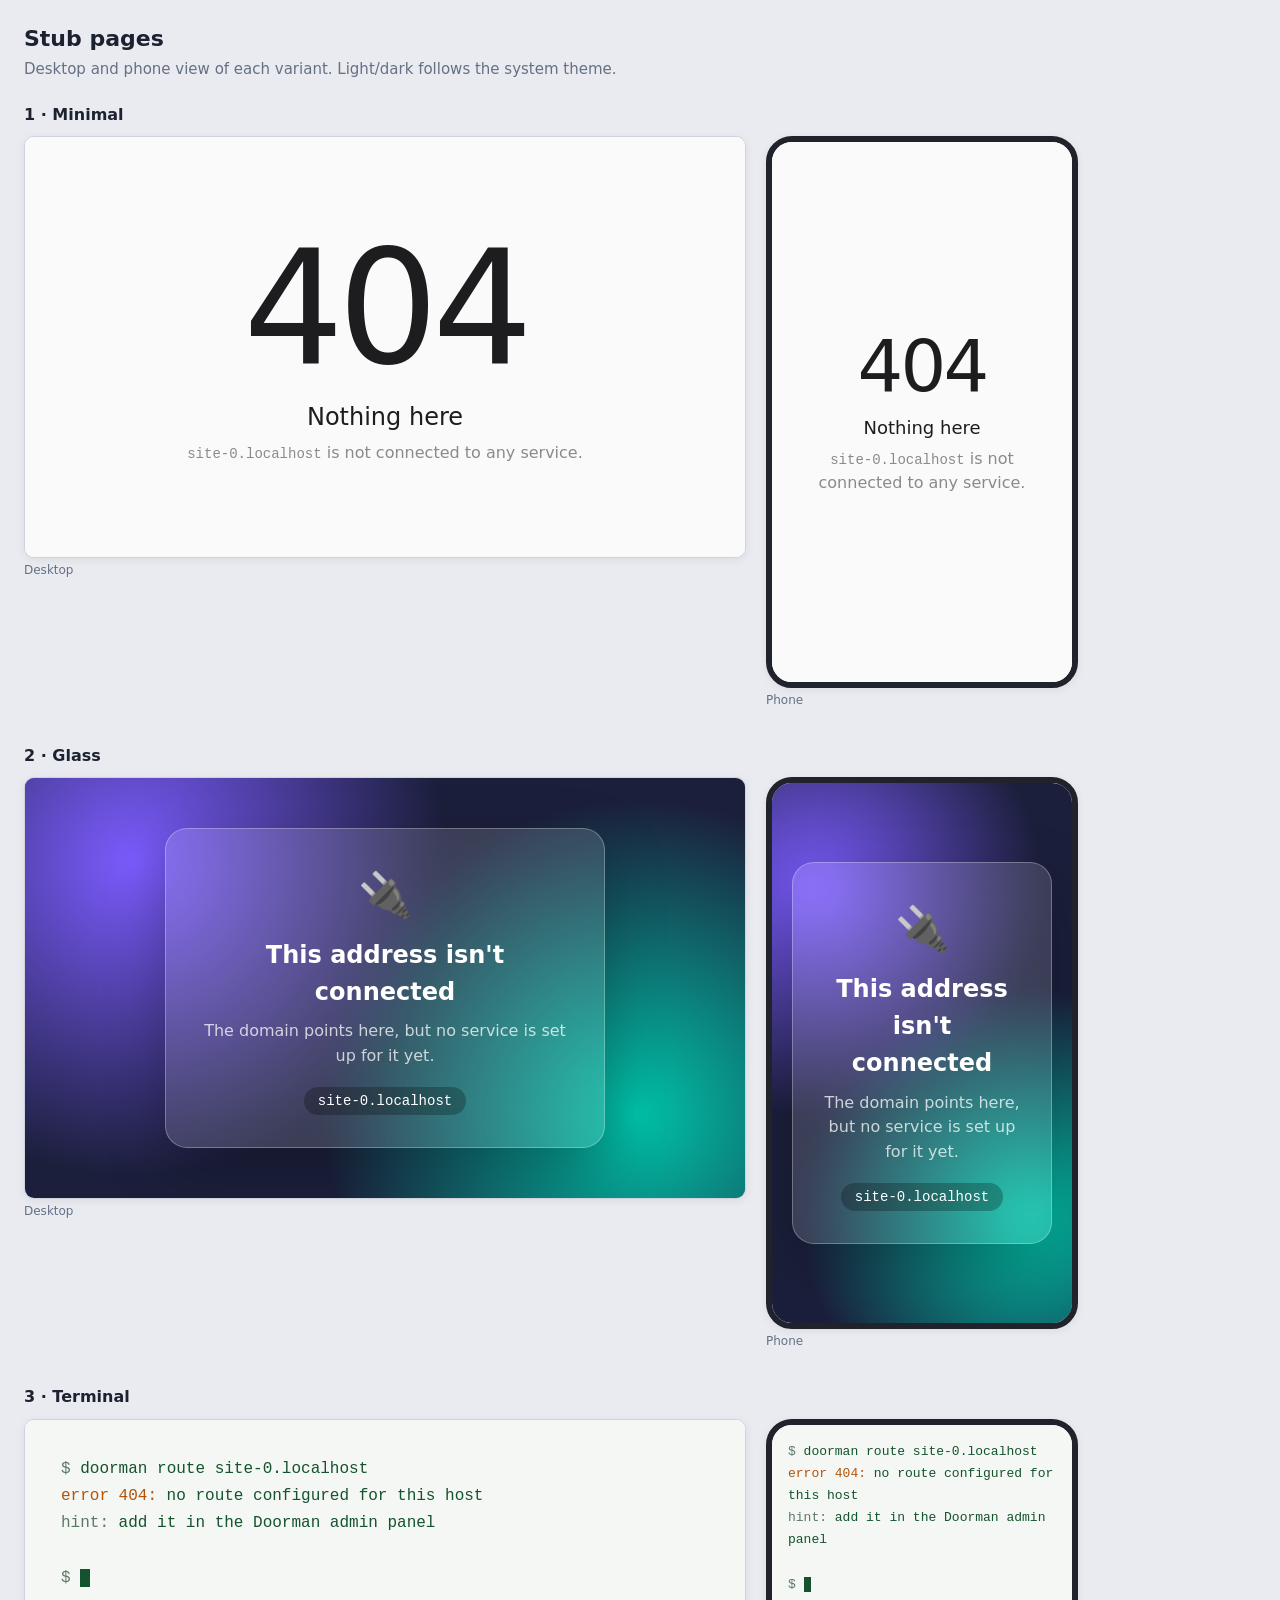
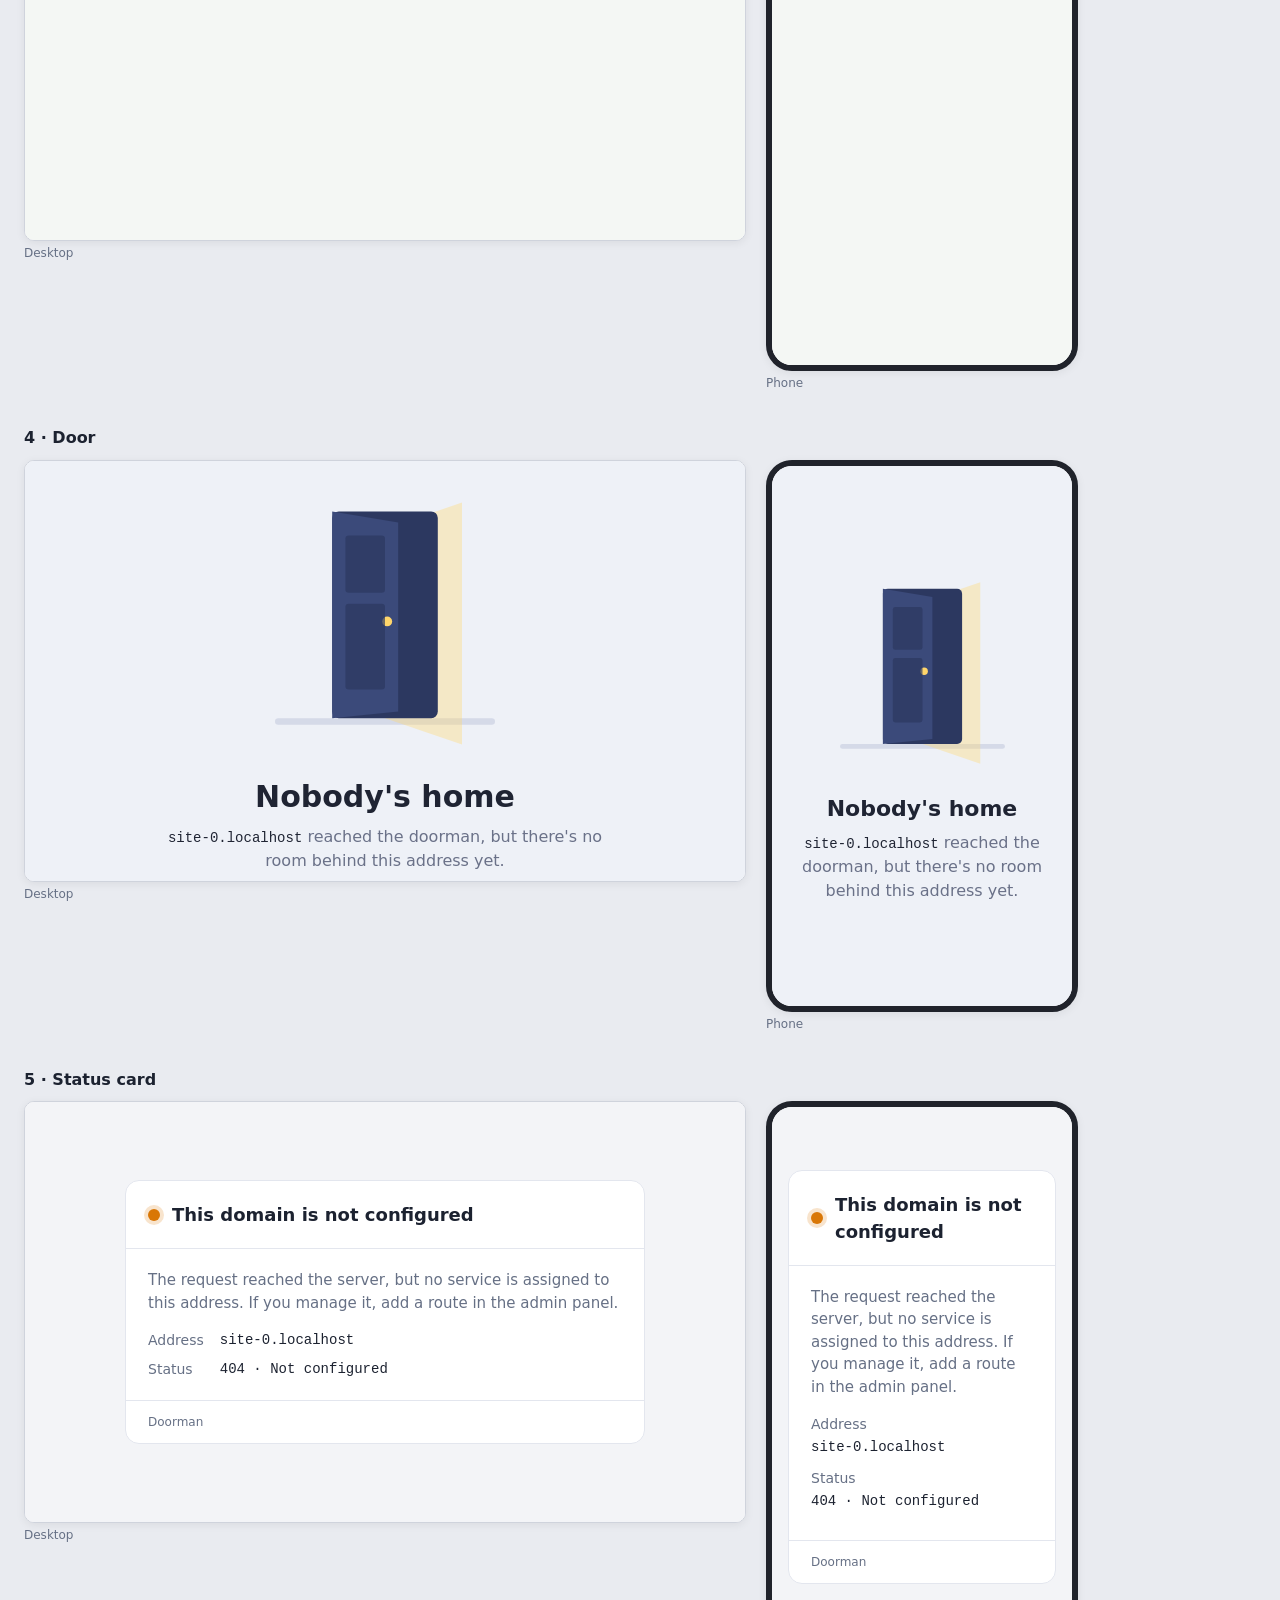
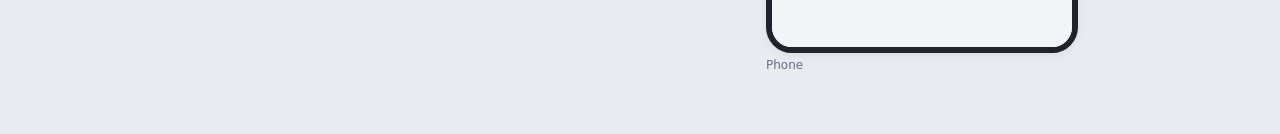
<file: stubs/index.html>
<!doctype html>
<html lang="en">
<head>
<meta charset="utf-8">
<meta name="viewport" content="width=device-width, initial-scale=1">
<title>Stub pages</title>
<style>
  body { margin: 0; padding: 24px; background: #e9ebf0; font: 15px/1.4 system-ui, sans-serif; color: #1c2230; }
  h1 { margin: 0 0 4px; font-size: 22px; } .sub { margin: 0 0 24px; color: #667085; }
  .item { margin-bottom: 36px; }
  .item h2 { margin: 0 0 10px; font-size: 16px; }
  .row { display: flex; gap: 20px; align-items: flex-start; flex-wrap: wrap; }
  .frame { background: #fff; border: 1px solid #cfd3dc; border-radius: 10px; overflow: hidden; box-shadow: 0 2px 10px #0001; }
  .desktop iframe { width: 720px; height: 420px; border: 0; display: block; }
  .phone { border-radius: 26px; border-width: 6px; border-color: #20232b; }
  .phone iframe { width: 300px; height: 540px; border: 0; display: block; }
  .tag { font-size: 12px; color: #667085; margin: 4px 0 0; }
</style>
</head>
<body>
  <h1>Stub pages</h1>
  <p class="sub">Desktop and phone view of each variant. Light/dark follows the system theme.</p>
  <div class="item"><h2>1 · Minimal</h2><div class="row">
    <div><div class="frame desktop"><iframe src="1-minimal.html"></iframe></div><p class="tag">Desktop</p></div>
    <div><div class="frame phone"><iframe src="1-minimal.html"></iframe></div><p class="tag">Phone</p></div></div></div>
  <div class="item"><h2>2 · Glass</h2><div class="row">
    <div><div class="frame desktop"><iframe src="2-glass.html"></iframe></div><p class="tag">Desktop</p></div>
    <div><div class="frame phone"><iframe src="2-glass.html"></iframe></div><p class="tag">Phone</p></div></div></div>
  <div class="item"><h2>3 · Terminal</h2><div class="row">
    <div><div class="frame desktop"><iframe src="3-terminal.html"></iframe></div><p class="tag">Desktop</p></div>
    <div><div class="frame phone"><iframe src="3-terminal.html"></iframe></div><p class="tag">Phone</p></div></div></div>
  <div class="item"><h2>4 · Door</h2><div class="row">
    <div><div class="frame desktop"><iframe src="4-door.html"></iframe></div><p class="tag">Desktop</p></div>
    <div><div class="frame phone"><iframe src="4-door.html"></iframe></div><p class="tag">Phone</p></div></div></div>
  <div class="item"><h2>5 · Status card</h2><div class="row">
    <div><div class="frame desktop"><iframe src="5-status.html"></iframe></div><p class="tag">Desktop</p></div>
    <div><div class="frame phone"><iframe src="5-status.html"></iframe></div><p class="tag">Phone</p></div></div></div>
</body>
</html>
</file>
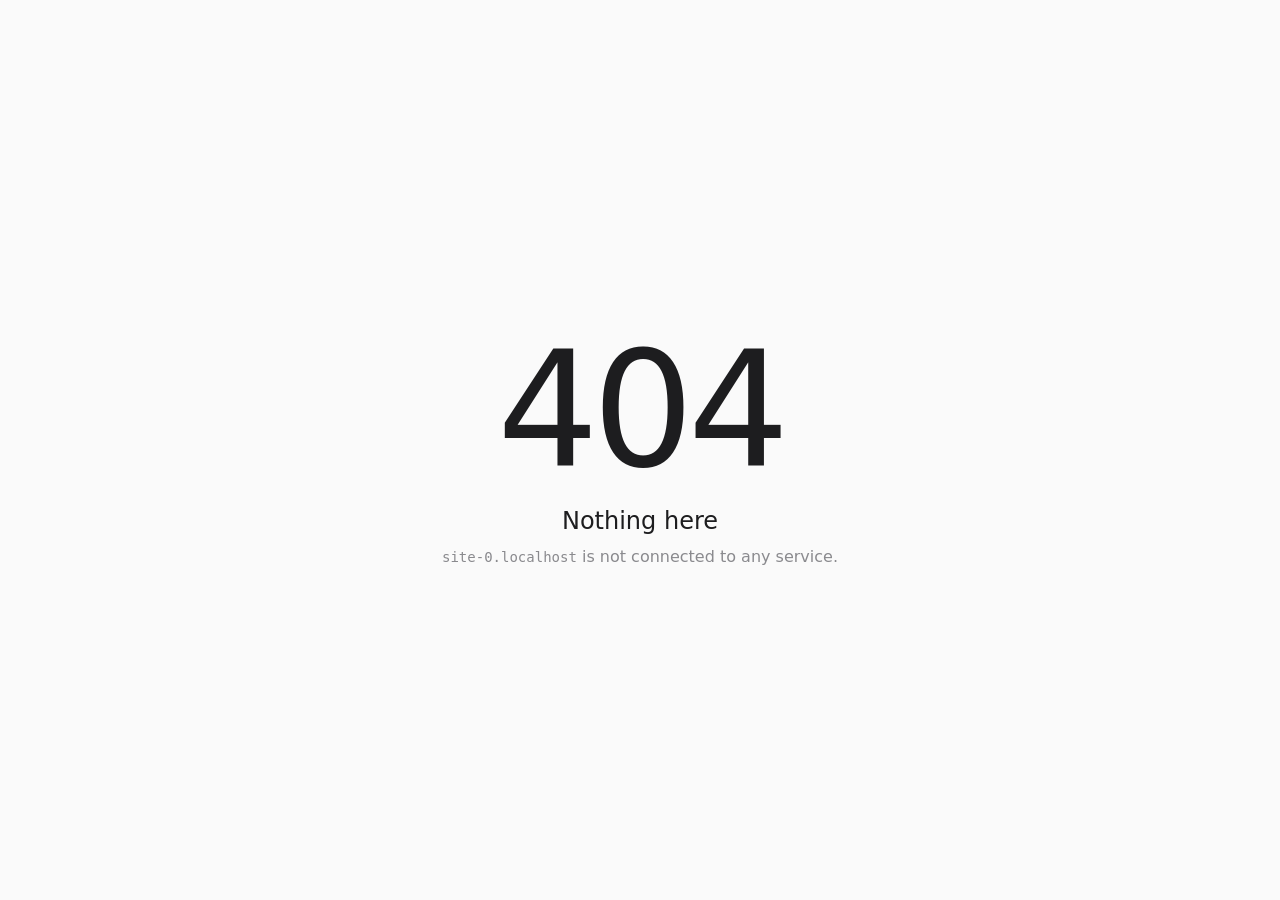
<file: stubs/1-minimal.html>
<!doctype html>
<html lang="en">
<head>
<meta charset="utf-8">
<meta name="viewport" content="width=device-width, initial-scale=1">
<meta name="robots" content="noindex">
<title>Nothing here</title>
<style>
  :root { --bg: #fafafa; --fg: #1d1d1f; --muted: #8a8a8e; }
  @media (prefers-color-scheme: dark) { :root { --bg: #111113; --fg: #f2f2f4; --muted: #6f6f76; } }
  * { box-sizing: border-box; }
  body { margin: 0; min-height: 100vh; display: grid; place-items: center; padding: 24px;
    background: var(--bg); color: var(--fg); font: 16px/1.5 system-ui, -apple-system, "Segoe UI", sans-serif; text-align: center; }
  .code { font-size: clamp(72px, 22vw, 160px); font-weight: 200; letter-spacing: -.04em; line-height: 1; }
  h1 { margin: 12px 0 6px; font-size: clamp(18px, 4vw, 24px); font-weight: 500; }
  p { margin: 0; color: var(--muted); }
  code { font: 14px ui-monospace, Menlo, Consolas, monospace; word-break: break-all; }
</style>
</head>
<body>
  <main>
    <div class="code">404</div>
    <h1>Nothing here</h1>
    <p><code id="host"></code> is not connected to any service.</p>
  </main>
  <script>document.getElementById('host').textContent = location.hostname;</script>
</body>
</html>
</file>
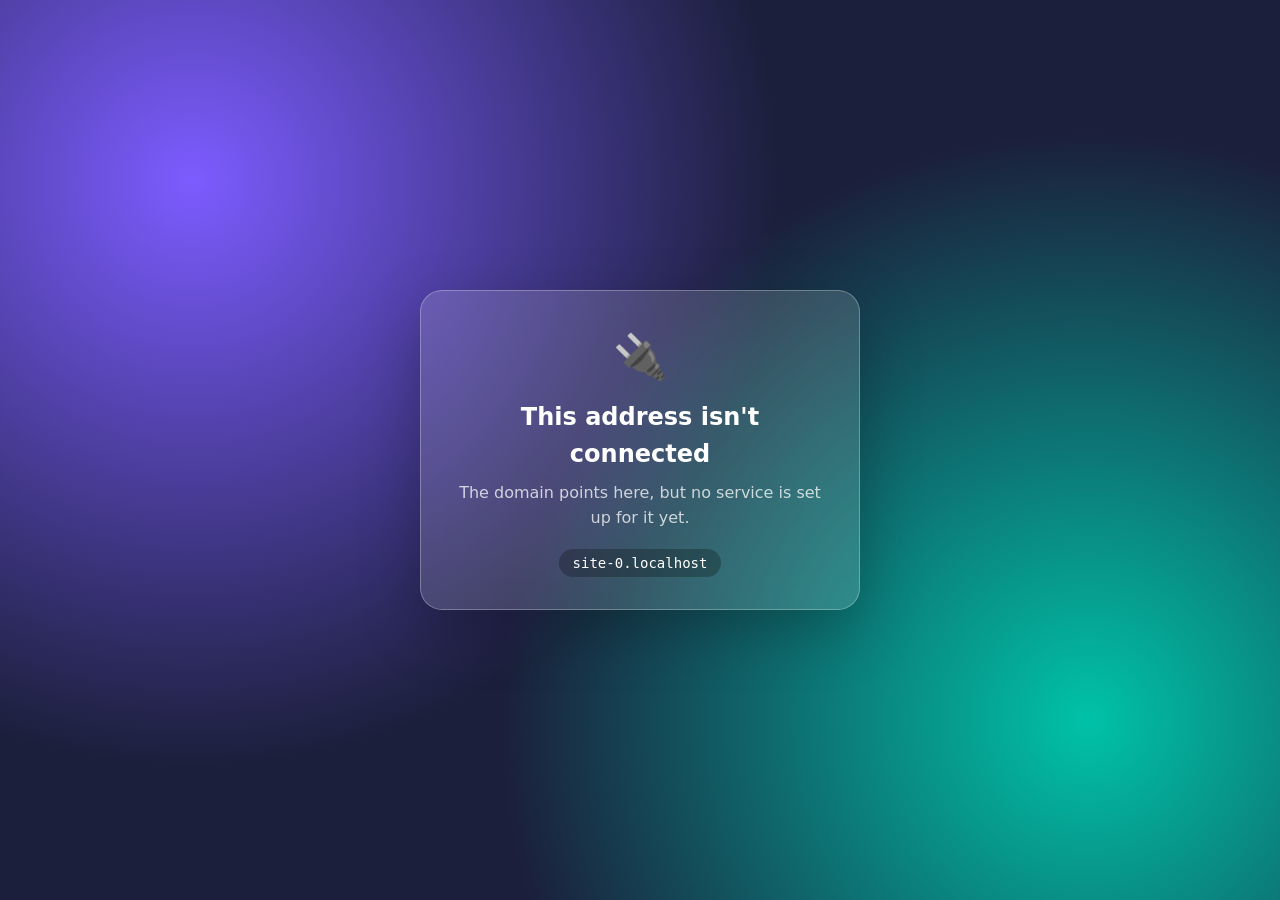
<file: stubs/2-glass.html>
<!doctype html>
<html lang="en">
<head>
<meta charset="utf-8">
<meta name="viewport" content="width=device-width, initial-scale=1">
<meta name="robots" content="noindex">
<title>Address not connected</title>
<style>
  :root { --card: rgba(255,255,255,.14); --line: rgba(255,255,255,.28); --fg: #fff; --muted: rgba(255,255,255,.75); }
  * { box-sizing: border-box; }
  body { margin: 0; min-height: 100vh; display: grid; place-items: center; padding: 20px; color: var(--fg);
    font: 16px/1.55 system-ui, -apple-system, "Segoe UI", sans-serif;
    background: radial-gradient(circle at 15% 20%, #7c5cff 0, transparent 45%),
                radial-gradient(circle at 85% 80%, #00c2a8 0, transparent 45%), #1b1f3b; }
  .card { width: min(440px, 100%); padding: 32px 28px; border-radius: 22px; text-align: center;
    background: var(--card); border: 1px solid var(--line); backdrop-filter: blur(14px); -webkit-backdrop-filter: blur(14px);
    box-shadow: 0 20px 60px rgba(0,0,0,.25); }
  .icon { font-size: 44px; margin-bottom: 8px; }
  h1 { margin: 0 0 8px; font-size: 24px; }
  p { margin: 0; color: var(--muted); }
  .host { display: inline-block; margin-top: 18px; padding: 6px 14px; border-radius: 999px; background: rgba(0,0,0,.25);
    font: 14px ui-monospace, Menlo, Consolas, monospace; max-width: 100%; overflow-wrap: anywhere; }
</style>
</head>
<body>
  <div class="card">
    <div class="icon">🔌</div>
    <h1>This address isn't connected</h1>
    <p>The domain points here, but no service is set up for it yet.</p>
    <span class="host" id="host"></span>
  </div>
  <script>document.getElementById('host').textContent = location.hostname;</script>
</body>
</html>
</file>
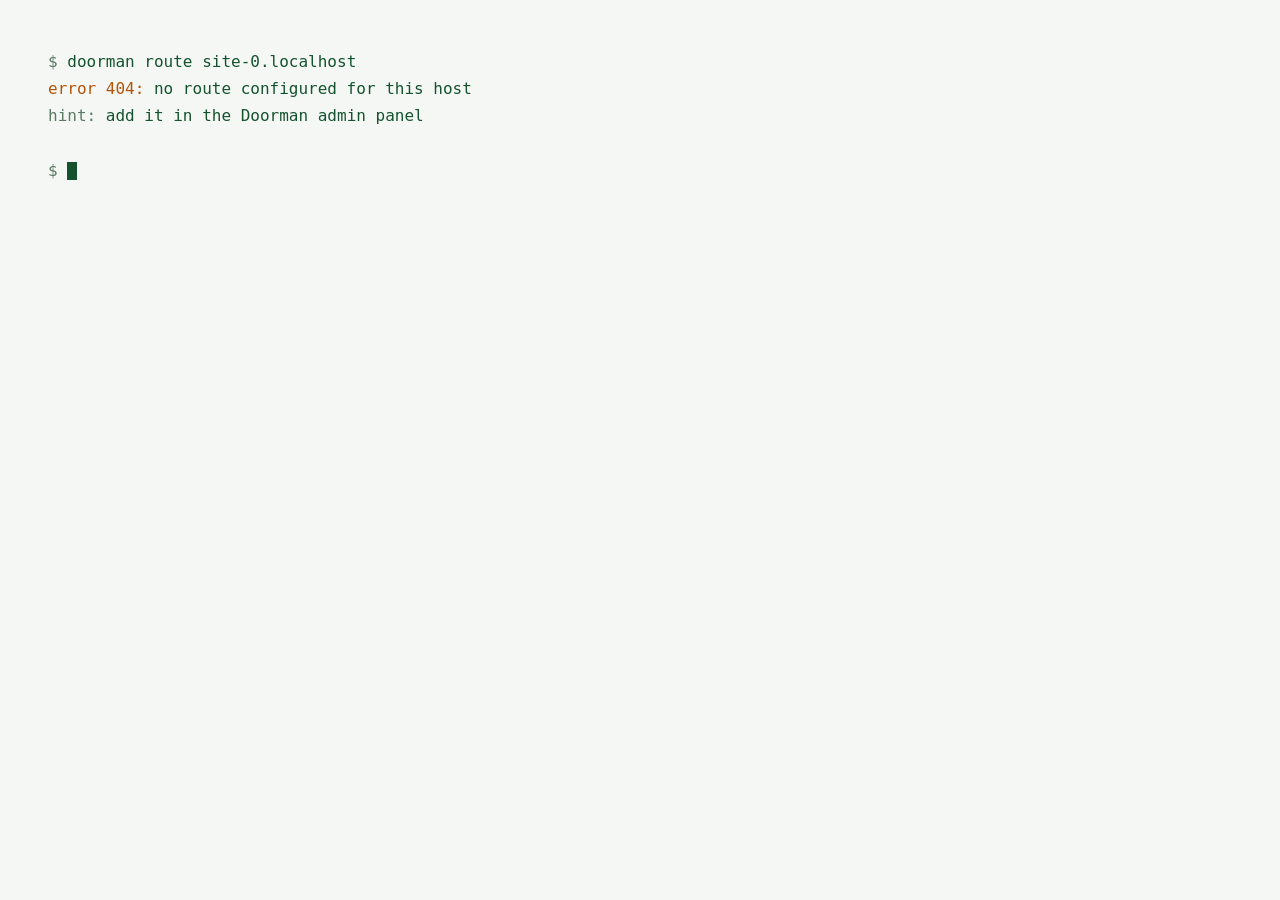
<file: stubs/3-terminal.html>
<!doctype html>
<html lang="en">
<head>
<meta charset="utf-8">
<meta name="viewport" content="width=device-width, initial-scale=1">
<meta name="robots" content="noindex">
<title>route not found</title>
<style>
  :root { --bg: #0c0f0c; --fg: #b8f5b8; --dim: #5c8a5c; --warn: #ffb454; }
  @media (prefers-color-scheme: light) { :root { --bg: #f4f7f4; --fg: #14532d; --dim: #5b7a64; --warn: #b45309; } }
  * { box-sizing: border-box; }
  body { margin: 0; min-height: 100vh; padding: clamp(16px, 5vw, 48px); background: var(--bg); color: var(--fg);
    font: clamp(13px, 3.4vw, 16px)/1.7 ui-monospace, "SF Mono", Menlo, Consolas, monospace; }
  .dim { color: var(--dim); } .warn { color: var(--warn); }
  pre { margin: 0; white-space: pre-wrap; overflow-wrap: anywhere; }
  .cursor { display: inline-block; width: .6em; height: 1.1em; vertical-align: text-bottom; background: var(--fg);
    animation: blink 1.1s steps(1) infinite; }
  @keyframes blink { 50% { opacity: 0; } }
  @media (prefers-reduced-motion: reduce) { .cursor { animation: none; } }
</style>
</head>
<body>
<pre><span class="dim">$</span> doorman route <span id="host"></span>
<span class="warn">error 404:</span> no route configured for this host
<span class="dim">hint:</span> add it in the Doorman admin panel

<span class="dim">$</span> <span class="cursor"></span></pre>
<script>document.getElementById('host').textContent = location.hostname;</script>
</body>
</html>
</file>
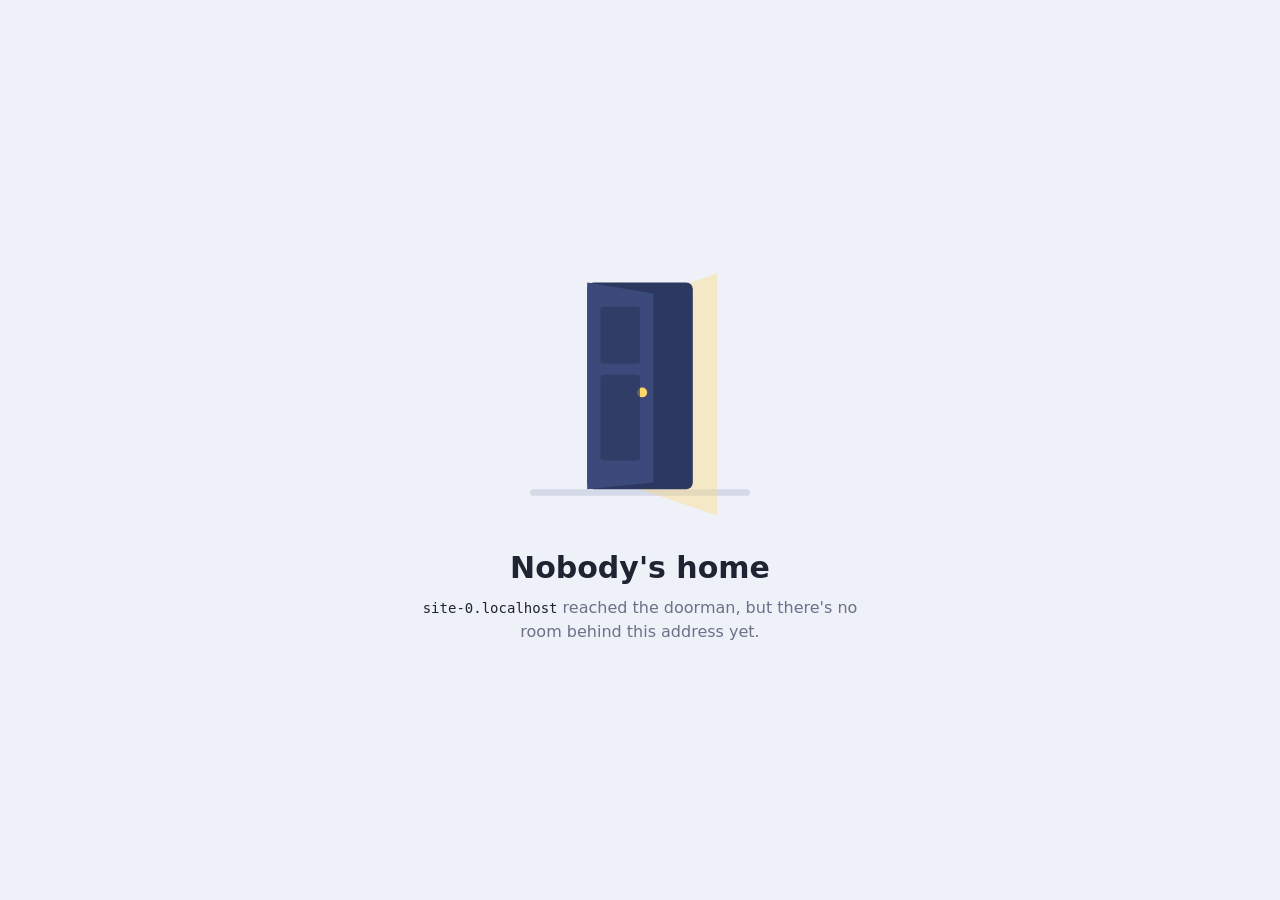
<file: stubs/4-door.html>
<!doctype html>
<html lang="en">
<head>
<meta charset="utf-8">
<meta name="viewport" content="width=device-width, initial-scale=1">
<meta name="robots" content="noindex">
<title>Nobody's home</title>
<style>
  :root { --bg: #eef1f7; --fg: #1f2433; --muted: #6a7188; --door: #3b4a7a; --door2: #2c3860; --light: #ffd66b; --floor: #d5dae8; }
  @media (prefers-color-scheme: dark) {
    :root { --bg: #151826; --fg: #eceff8; --muted: #8b92aa; --door: #4a5a94; --door2: #36447a; --floor: #1f2336; } }
  * { box-sizing: border-box; }
  body { margin: 0; min-height: 100vh; display: grid; place-items: center; padding: 24px; background: var(--bg); color: var(--fg);
    font: 16px/1.5 system-ui, -apple-system, "Segoe UI", sans-serif; text-align: center; }
  svg { width: min(220px, 55vw); height: auto; }
  h1 { margin: 18px 0 6px; font-size: clamp(22px, 5vw, 30px); }
  p { margin: 0 auto; max-width: 30em; color: var(--muted); }
  code { font: 14px ui-monospace, Menlo, Consolas, monospace; color: var(--fg); overflow-wrap: anywhere; }
  .glow { animation: pulse 3.2s ease-in-out infinite; transform-origin: center; }
  @keyframes pulse { 50% { opacity: .55; } }
  @media (prefers-reduced-motion: reduce) { .glow { animation: none; } }
</style>
</head>
<body>
  <main>
    <svg viewBox="0 0 200 240" role="img" aria-label="A door standing slightly open">
      <rect x="0" y="212" width="200" height="6" rx="3" fill="var(--floor)"/>
      <polygon class="glow" points="100,40 100,212 170,236 170,16" fill="var(--light)" opacity=".35"/>
      <rect x="52" y="24" width="96" height="188" rx="6" fill="var(--door2)"/>
      <polygon points="52,24 112,34 112,206 52,212" fill="var(--door)"/>
      <circle cx="102" cy="124" r="4.5" fill="var(--light)"/>
      <rect x="64" y="46" width="36" height="52" rx="3" fill="var(--door2)" opacity=".7"/>
      <rect x="64" y="108" width="36" height="78" rx="3" fill="var(--door2)" opacity=".7"/>
    </svg>
    <h1>Nobody's home</h1>
    <p><code id="host"></code> reached the doorman, but there's no room behind this address yet.</p>
  </main>
  <script>document.getElementById('host').textContent = location.hostname;</script>
</body>
</html>
</file>
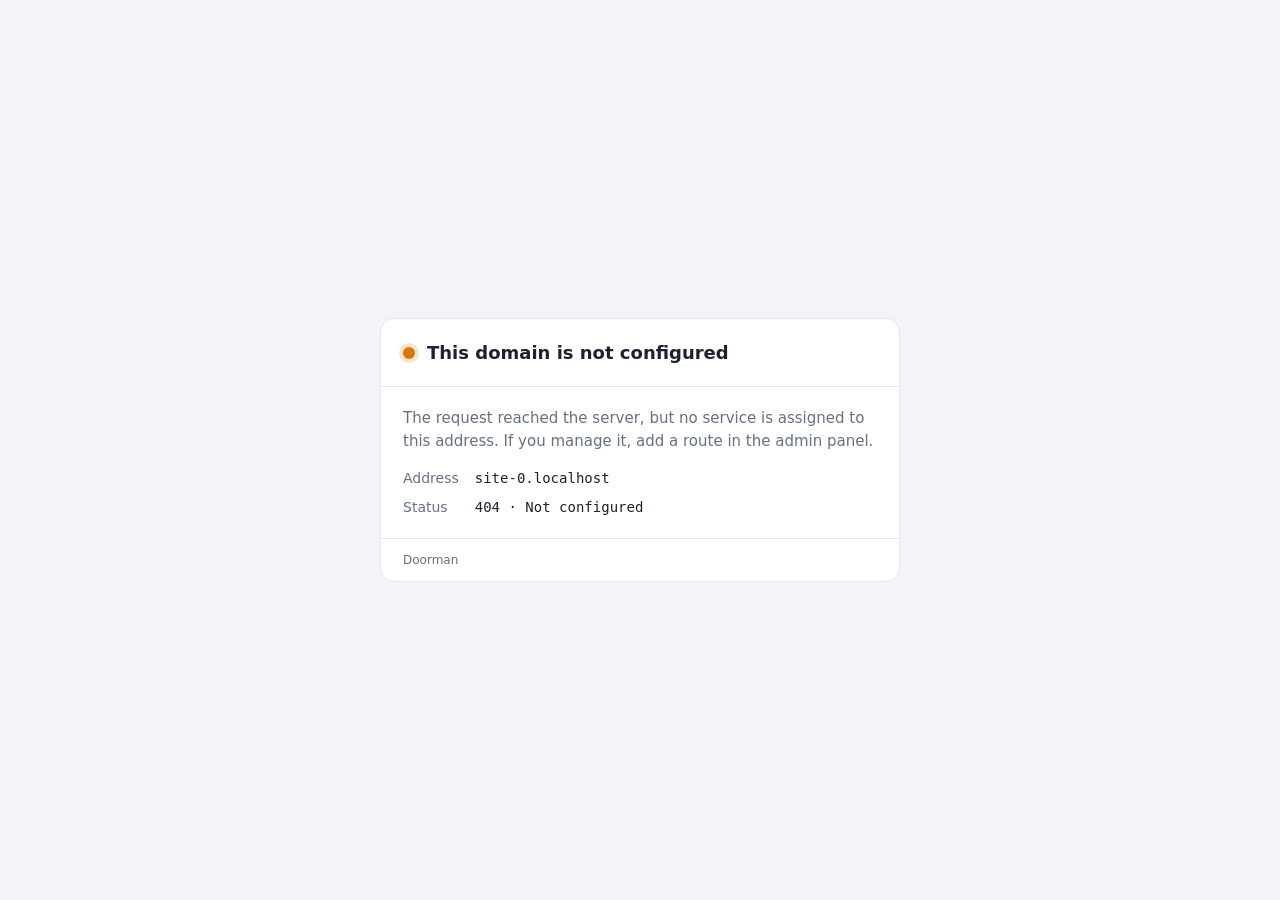
<file: stubs/5-status.html>
<!doctype html>
<html lang="en">
<head>
<meta charset="utf-8">
<meta name="viewport" content="width=device-width, initial-scale=1">
<meta name="robots" content="noindex">
<title>Service not configured</title>
<style>
  :root { --bg: #f3f4f7; --card: #fff; --fg: #1c2230; --muted: #667085; --line: #e3e6ee; --accent: #3b6cf6; --warn: #d97706; }
  @media (prefers-color-scheme: dark) {
    :root { --bg: #12151c; --card: #1b2030; --fg: #e6e9f0; --muted: #8b93a7; --line: #2a3045; } }
  * { box-sizing: border-box; }
  body { margin: 0; min-height: 100vh; display: grid; place-items: center; padding: 16px; background: var(--bg); color: var(--fg);
    font: 15px/1.5 system-ui, -apple-system, "Segoe UI", sans-serif; }
  .card { width: min(520px, 100%); background: var(--card); border: 1px solid var(--line); border-radius: 14px; overflow: hidden; }
  header { display: flex; gap: 12px; align-items: center; padding: 20px 22px; border-bottom: 1px solid var(--line); }
  .dot { width: 12px; height: 12px; border-radius: 50%; background: var(--warn); box-shadow: 0 0 0 4px #d9770633; flex: none; }
  h1 { margin: 0; font-size: 18px; }
  .body { padding: 20px 22px; }
  .body p { margin: 0 0 16px; color: var(--muted); }
  dl { margin: 0; display: grid; grid-template-columns: max-content 1fr; gap: 8px 16px; font-size: 14px; }
  dt { color: var(--muted); } dd { margin: 0; overflow-wrap: anywhere; font-family: ui-monospace, Menlo, Consolas, monospace; }
  footer { padding: 12px 22px; border-top: 1px solid var(--line); font-size: 12px; color: var(--muted); }
  @media (max-width: 380px) { dl { grid-template-columns: 1fr; gap: 2px; } dd { margin-bottom: 8px; } }
</style>
</head>
<body>
  <div class="card">
    <header><span class="dot"></span><h1>This domain is not configured</h1></header>
    <div class="body">
      <p>The request reached the server, but no service is assigned to this address. If you manage it, add a route in the admin panel.</p>
      <dl>
        <dt>Address</dt><dd id="host"></dd>
        <dt>Status</dt><dd>404 · Not configured</dd>
      </dl>
    </div>
    <footer>Doorman</footer>
  </div>
  <script>document.getElementById('host').textContent = location.hostname;</script>
</body>
</html>
</file>
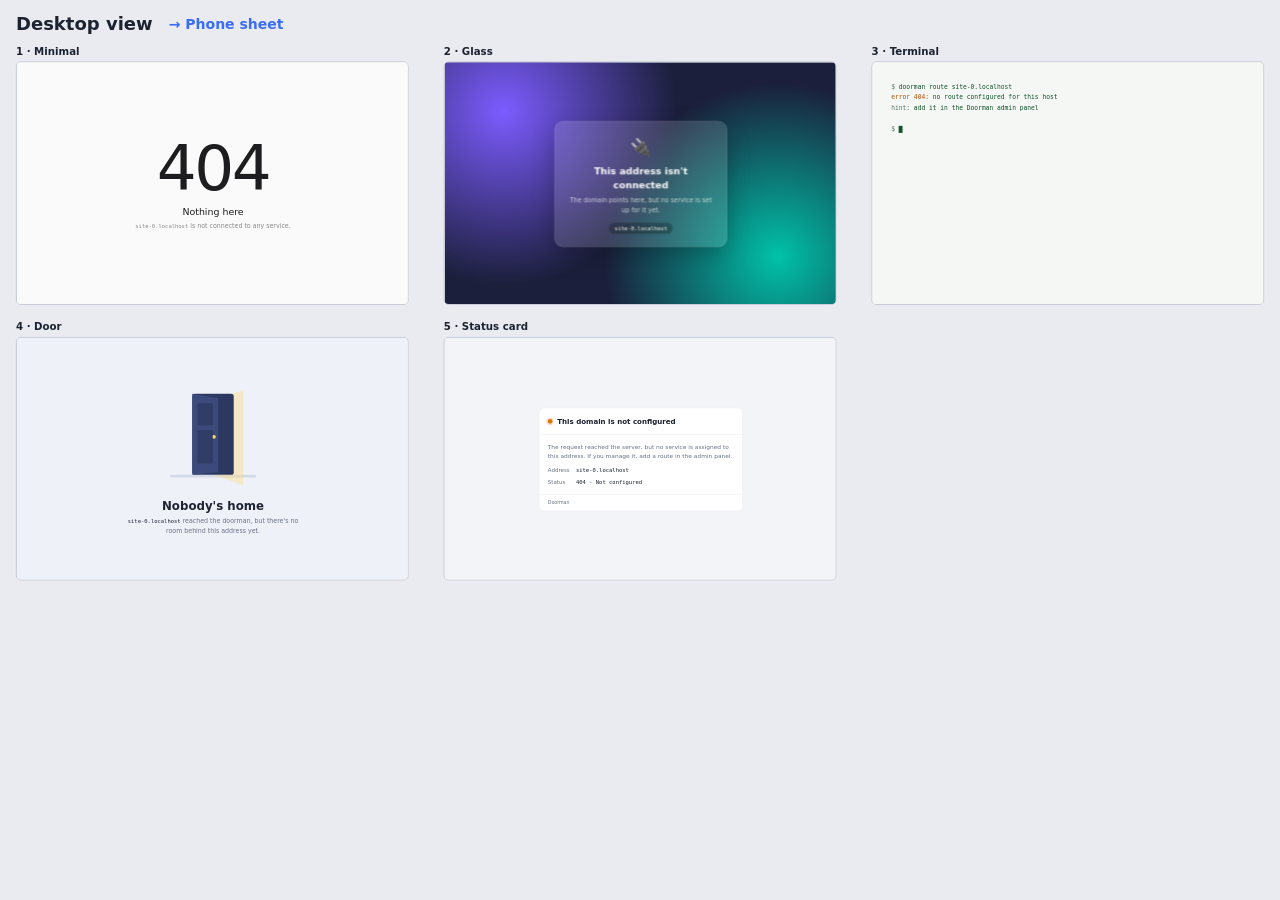
<file: stubs/sheet-desktop.html>
<!doctype html>
<html lang="en">
<head>
<meta charset="utf-8">
<meta name="viewport" content="width=device-width, initial-scale=1">
<title>Stubs · desktop sheet</title>
<style>
  * { box-sizing: border-box; }
  body { margin: 0; padding: 12px 16px; background: #e9ebf0; color: #1c2230; font: 14px/1.3 system-ui, sans-serif; overflow-x: hidden; }
  header { display: flex; align-items: center; gap: 16px; margin-bottom: 10px; }
  h1 { margin: 0; font-size: 18px; }
  a { color: #3b6cf6; text-decoration: none; font-weight: 600; }
  #stage { transform-origin: top left; width: 3180px; display: grid; grid-template-columns: repeat(3, 1000px); gap: 40px 90px; }
  .cell h2 { margin: 0 0 8px; font-size: 26px; }
  .frame { width: 1000px; height: 620px; background: #fff; border: 2px solid #b9bfce; border-radius: 12px; overflow: hidden; }
  iframe { width: 1000px; height: 620px; border: 0; display: block; }
</style>
</head>
<body>
  <header><h1>Desktop view</h1><a href="sheet-mobile.html">→ Phone sheet</a></header>
  <div id="wrap"><div id="stage">
    <div class="cell"><h2>1 · Minimal</h2><div class="frame"><iframe src="1-minimal.html"></iframe></div></div>
    <div class="cell"><h2>2 · Glass</h2><div class="frame"><iframe src="2-glass.html"></iframe></div></div>
    <div class="cell"><h2>3 · Terminal</h2><div class="frame"><iframe src="3-terminal.html"></iframe></div></div>
    <div class="cell"><h2>4 · Door</h2><div class="frame"><iframe src="4-door.html"></iframe></div></div>
    <div class="cell"><h2>5 · Status card</h2><div class="frame"><iframe src="5-status.html"></iframe></div></div>
  </div></div>
<script>
  // Scale the whole sheet so everything fits the window at once.
  function fit() {
    const stage = document.getElementById('stage'), wrap = document.getElementById('wrap');
    const s = (window.innerWidth - 32) / stage.offsetWidth;
    stage.style.transform = 'scale(' + s + ')';
    wrap.style.height = stage.offsetHeight * s + 'px';
  }
  addEventListener('resize', fit); fit();
</script>
</body>
</html>
</file>
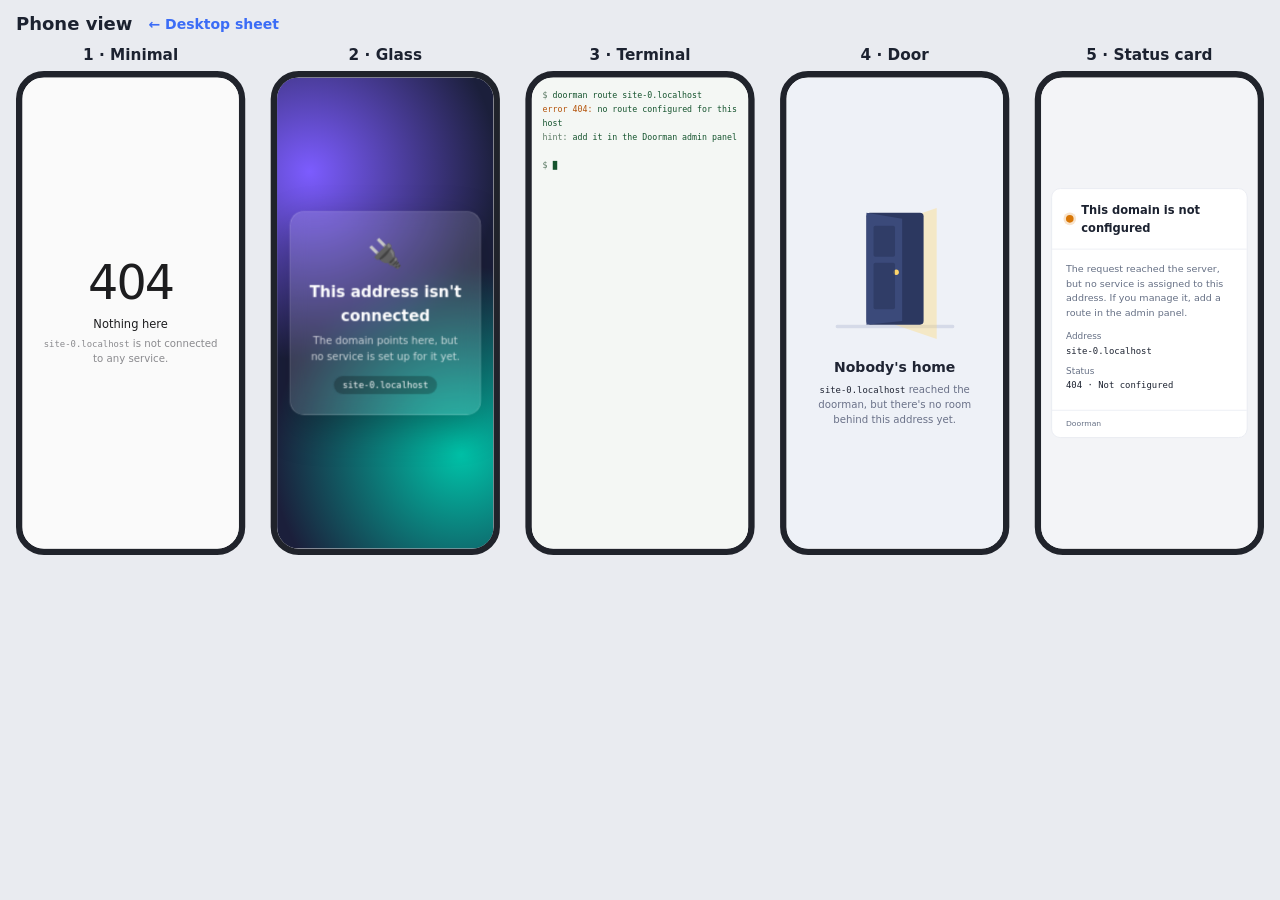
<file: stubs/sheet-mobile.html>
<!doctype html>
<html lang="en">
<head>
<meta charset="utf-8">
<meta name="viewport" content="width=device-width, initial-scale=1">
<title>Stubs · phone sheet</title>
<style>
  * { box-sizing: border-box; }
  body { margin: 0; padding: 12px 16px; background: #e9ebf0; color: #1c2230; font: 14px/1.3 system-ui, sans-serif; overflow-x: hidden; }
  header { display: flex; align-items: center; gap: 16px; margin-bottom: 10px; }
  h1 { margin: 0; font-size: 18px; }
  a { color: #3b6cf6; text-decoration: none; font-weight: 600; }
  #stage { transform-origin: top left; width: 1960px; display: flex; gap: 40px; }
  .cell { width: 360px; }
  .cell h2 { margin: 0 0 10px; font-size: 24px; text-align: center; }
  .phone { width: 360px; height: 760px; background: #fff; border: 10px solid #20232b; border-radius: 44px; overflow: hidden; }
  iframe { width: 340px; height: 740px; border: 0; display: block; }
</style>
</head>
<body>
  <header><h1>Phone view</h1><a href="sheet-desktop.html">← Desktop sheet</a></header>
  <div id="wrap"><div id="stage">
    <div class="cell"><h2>1 · Minimal</h2><div class="phone"><iframe src="1-minimal.html"></iframe></div></div>
    <div class="cell"><h2>2 · Glass</h2><div class="phone"><iframe src="2-glass.html"></iframe></div></div>
    <div class="cell"><h2>3 · Terminal</h2><div class="phone"><iframe src="3-terminal.html"></iframe></div></div>
    <div class="cell"><h2>4 · Door</h2><div class="phone"><iframe src="4-door.html"></iframe></div></div>
    <div class="cell"><h2>5 · Status card</h2><div class="phone"><iframe src="5-status.html"></iframe></div></div>
  </div></div>
<script>
  function fit() {
    const stage = document.getElementById('stage'), wrap = document.getElementById('wrap');
    const s = (window.innerWidth - 32) / stage.offsetWidth;
    stage.style.transform = 'scale(' + s + ')';
    wrap.style.height = stage.offsetHeight * s + 'px';
  }
  addEventListener('resize', fit); fit();
</script>
</body>
</html>
</file>
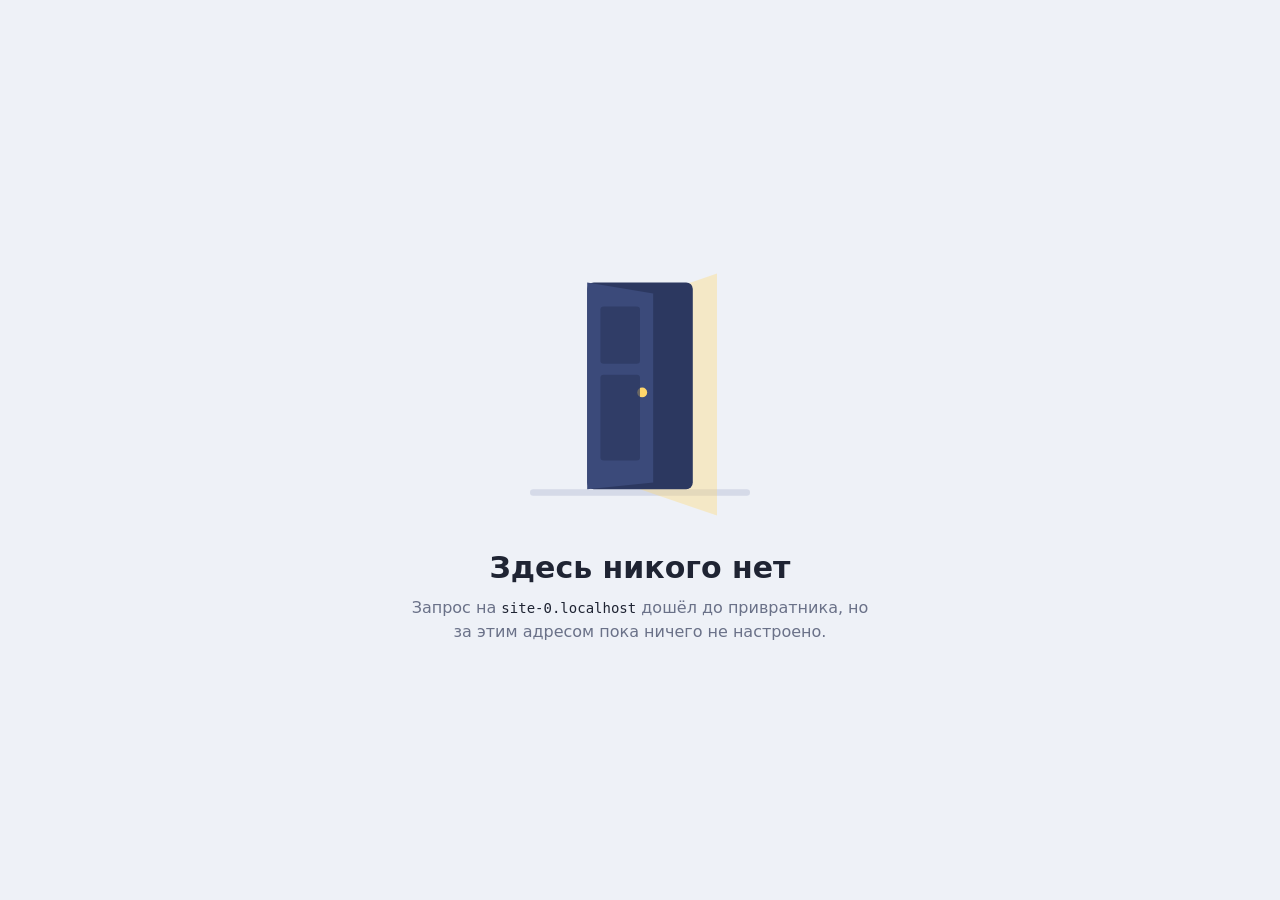
<file: admin/app/stub.html>
<!doctype html>
<html lang="ru">
<head>
<meta charset="utf-8">
<meta name="viewport" content="width=device-width, initial-scale=1">
<meta name="robots" content="noindex">
<link rel="icon" href="data:image/svg+xml,%3Csvg xmlns='http://www.w3.org/2000/svg' viewBox='0 0 32 32'%3E%3Crect width='32' height='32' rx='7' fill='%232c3860'/%3E%3Cpolygon points='12,6 12,26 25,30 25,2' fill='%23ffd66b' opacity='.45'/%3E%3Cpolygon points='7,5 19,7 19,25 7,27' fill='%237b8fd8'/%3E%3Crect x='9.5' y='9' width='7' height='6' rx='1' fill='%232c3860' opacity='.55'/%3E%3Crect x='9.5' y='17' width='7' height='7' rx='1' fill='%232c3860' opacity='.55'/%3E%3Ccircle cx='17' cy='16' r='1.3' fill='%23ffd66b'/%3E%3C/svg%3E">
<title>Здесь никого нет</title>
<style>
  :root { --bg: #eef1f7; --fg: #1f2433; --muted: #6a7188; --door: #3b4a7a; --door2: #2c3860; --light: #ffd66b; --floor: #d5dae8; }
  @media (prefers-color-scheme: dark) {
    :root { --bg: #151826; --fg: #eceff8; --muted: #8b92aa; --door: #4a5a94; --door2: #36447a; --floor: #1f2336; } }
  * { box-sizing: border-box; }
  body { margin: 0; min-height: 100vh; display: grid; place-items: center; padding: 24px; background: var(--bg); color: var(--fg);
    font: 16px/1.5 system-ui, -apple-system, "Segoe UI", sans-serif; text-align: center; }
  svg { width: min(220px, 55vw); height: auto; }
  h1 { margin: 18px 0 6px; font-size: clamp(22px, 5vw, 30px); }
  p { margin: 0 auto; max-width: 30em; color: var(--muted); }
  code { font: 14px ui-monospace, Menlo, Consolas, monospace; color: var(--fg); overflow-wrap: anywhere; }
  .glow { animation: pulse 3.2s ease-in-out infinite; transform-origin: center; }
  @keyframes pulse { 50% { opacity: .55; } }
  @media (prefers-reduced-motion: reduce) { .glow { animation: none; } }
</style>
</head>
<body>
  <main>
    <svg viewBox="0 0 200 240" role="img" aria-label="Приоткрытая дверь">
      <rect x="0" y="212" width="200" height="6" rx="3" fill="var(--floor)"/>
      <polygon class="glow" points="100,40 100,212 170,236 170,16" fill="var(--light)" opacity=".35"/>
      <rect x="52" y="24" width="96" height="188" rx="6" fill="var(--door2)"/>
      <polygon points="52,24 112,34 112,206 52,212" fill="var(--door)"/>
      <circle cx="102" cy="124" r="4.5" fill="var(--light)"/>
      <rect x="64" y="46" width="36" height="52" rx="3" fill="var(--door2)" opacity=".7"/>
      <rect x="64" y="108" width="36" height="78" rx="3" fill="var(--door2)" opacity=".7"/>
    </svg>
    <h1>Здесь никого нет</h1>
    <p>Запрос на <code id="host"></code> дошёл до привратника, но за этим адресом пока ничего не настроено.</p>
  </main>
  <script>document.getElementById('host').textContent = location.hostname;</script>
</body>
</html>
</file>
